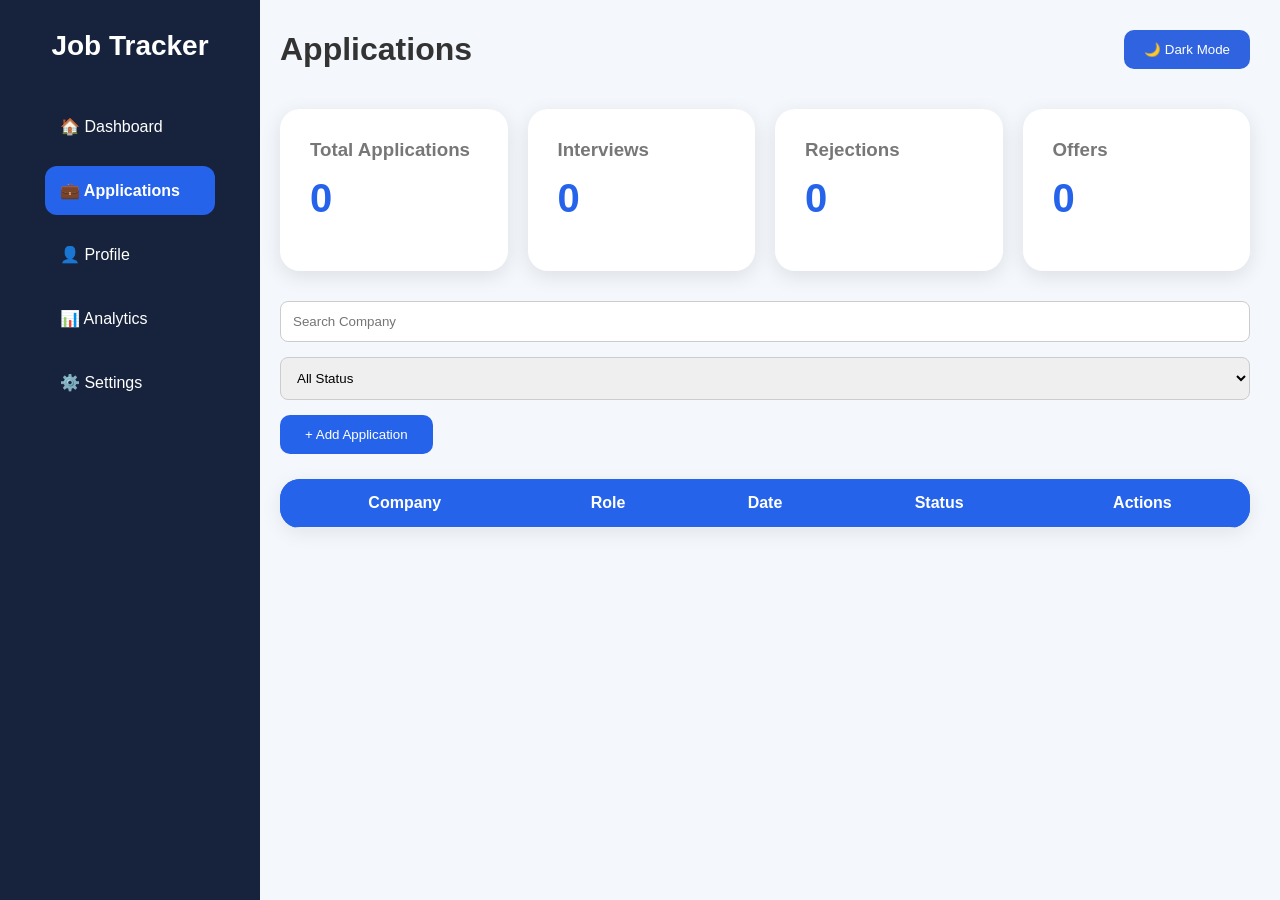
<file: applications.html>
<!DOCTYPE html>
<html lang="en">
<head>
<meta charset="UTF-8">
<meta name="viewport" content="width=device-width, initial-scale=1.0">
<title>Applications - Job Tracker</title>

<link rel="stylesheet" href="style.css">
</head>
<body>

<div class="sidebar">

    <h2>Job Tracker</h2>

    <a href="index.html">🏠 Dashboard</a>
    <a href="applications.html" class="active">💼 Applications</a>
    <a href="profile.html">👤 Profile</a>
    <a href="analytics.html">📊 Analytics</a>
    <a href="settings.html">⚙️ Settings</a>

</div>

<div class="main">

    <div class="topbar">
        <h1>Applications</h1>

        <button id="darkBtn">
            🌙 Dark Mode
        </button>
    </div>

    <div class="dashboard-cards">

        <div class="card">
            <h3>Total Applications</h3>
            <h1 id="totalApps">0</h1>
        </div>

        <div class="card">
            <h3>Interviews</h3>
            <h1 id="interviews">0</h1>
        </div>

        <div class="card">
            <h3>Rejections</h3>
            <h1 id="rejections">0</h1>
        </div>

        <div class="card">
            <h3>Offers</h3>
            <h1 id="offers">0</h1>
        </div>

    </div>

    <div class="toolbar">

        <input
            type="text"
            id="search"
            placeholder="Search Company">

        <select id="filter">
            <option value="All">All Status</option>
            <option value="Applied">Applied</option>
            <option value="Interview">Interview</option>
            <option value="Offer">Offer</option>
            <option value="Rejected">Rejected</option>
        </select>

        <button id="addBtn">
            + Add Application
        </button>

    </div>

    <table>

        <thead>
            <tr>
                <th>Company</th>
                <th>Role</th>
                <th>Date</th>
                <th>Status</th>
                <th>Actions</th>
            </tr>
        </thead>

        <tbody id="tableBody">

        </tbody>

    </table>

</div>

<div class="modal" id="modal">

    <div class="modal-box">

        <h2>Add Application</h2>

        <input
            type="text"
            id="company"
            placeholder="Company Name">

        <input
            type="text"
            id="role"
            placeholder="Job Role">

        <input
            type="date"
            id="date">

        <select id="status">
            <option value="">Select Status</option>
            <option value="Applied">Applied</option>
            <option value="Interview">Interview</option>
            <option value="Offer">Offer</option>
            <option value="Rejected">Rejected</option>
        </select>

        <div class="buttons">

            <button id="saveBtn">
                Save
            </button>

            <button id="closeBtn">
                Cancel
            </button>

        </div>

    </div>

</div>

<script src="applications.js"></script>

</body>
</html>
</file>
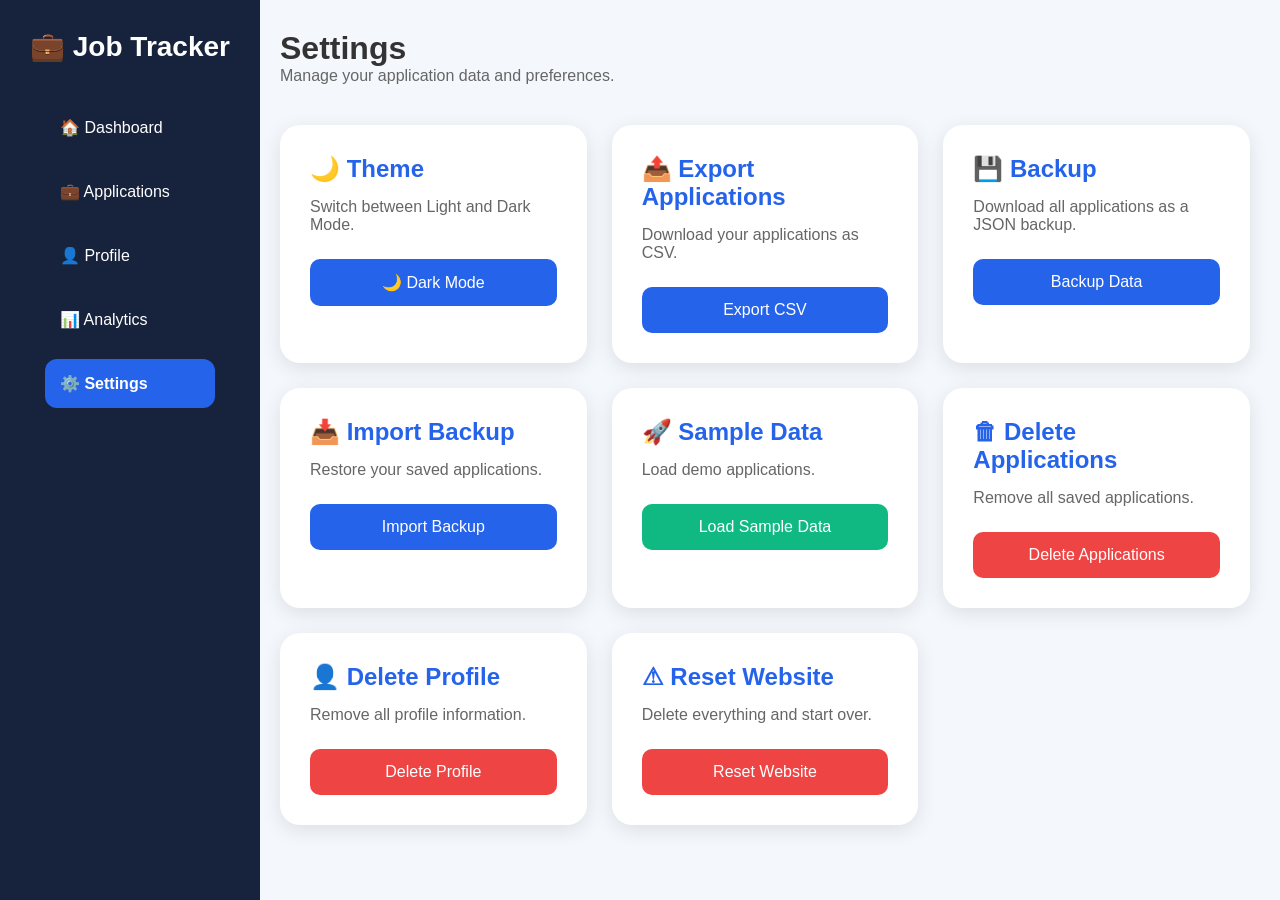
<file: settings.html>
<!DOCTYPE html>
<html lang="en">
<head>
<meta charset="UTF-8">
<meta name="viewport"
content="width=device-width, initial-scale=1.0">

<title>Settings - Job Tracker</title>

<link rel="stylesheet" href="style.css">
<link rel="stylesheet"
href="https://cdnjs.cloudflare.com/ajax/libs/font-awesome/6.5.2/css/all.min.css">

<style>

.settings-grid{
    display:grid;
    grid-template-columns:
    repeat(auto-fit,minmax(300px,1fr));
    gap:25px;
    margin-top:30px;
}

.setting-card{
    background:white;
    padding:30px;
    border-radius:20px;
    box-shadow:0 5px 20px rgba(0,0,0,.1);
    transition:.3s;
}

.setting-card:hover{
    transform:translateY(-5px);
}

.setting-card h2{
    margin-bottom:15px;
    color:#2563eb;
}

.setting-card p{
    color:#666;
    margin-bottom:25px;
}

.setting-card button{
    width:100%;
    padding:14px;
    border:none;
    border-radius:10px;
    background:#2563eb;
    color:white;
    cursor:pointer;
    font-size:16px;
}

.danger{
    background:#ef4444 !important;
}

.success{
    background:#10b981 !important;
}

body.dark .setting-card{
    background:#1f2937;
    color:white;
}

body.dark .setting-card p{
    color:#cbd5e1;
}

</style>
</head>
<body>

<!-- Sidebar -->
<div class="sidebar">

    <h2>💼 Job Tracker</h2>

    <a href="index.html">
        🏠 Dashboard
    </a>

    <a href="applications.html">
        💼 Applications
    </a>

    <a href="profile.html">
        👤 Profile
    </a>

    <a href="analytics.html">
        📊 Analytics
    </a>

    <a href="settings.html"
    class="active">
        ⚙️ Settings
    </a>

</div>

<!-- Main -->
<div class="main">

    <div class="topbar">

        <div>
            <h1>Settings</h1>
            <p>
                Manage your application data and preferences.
            </p>
        </div>

    </div>

    <div class="settings-grid">

        <!-- Theme -->

        <div class="setting-card">

            <h2>
                🌙 Theme
            </h2>

            <p>
                Switch between Light and Dark Mode.
            </p>

            <button id="darkBtn">
                Toggle Dark Mode
            </button>

        </div>

        <!-- Export -->

        <div class="setting-card">

            <h2>
                📤 Export Applications
            </h2>

            <p>
                Download your applications as CSV.
            </p>

            <button id="exportBtn">
                Export CSV
            </button>

        </div>

        <!-- Backup -->

        <div class="setting-card">

            <h2>
                💾 Backup
            </h2>

            <p>
                Download all applications as a JSON backup.
            </p>

            <button id="backupBtn">
                Backup Data
            </button>

        </div>

        <!-- Import -->

        <div class="setting-card">

            <h2>
                📥 Import Backup
            </h2>

            <p>
                Restore your saved applications.
            </p>

            <button id="importBtn">
                Import Backup
            </button>

            <input
            type="file"
            id="importFile"
            hidden
            accept=".json">

        </div>

        <!-- Sample -->

        <div class="setting-card">

            <h2>
                🚀 Sample Data
            </h2>

            <p>
                Load demo applications.
            </p>

            <button
            id="sampleBtn"
            class="success">

                Load Sample Data

            </button>

        </div>

        <!-- Delete Applications -->

        <div class="setting-card">

            <h2>
                🗑 Delete Applications
            </h2>

            <p>
                Remove all saved applications.
            </p>

            <button
            id="clearBtn"
            class="danger">

                Delete Applications

            </button>

        </div>

        <!-- Delete Profile -->

        <div class="setting-card">

            <h2>
                👤 Delete Profile
            </h2>

            <p>
                Remove all profile information.
            </p>

            <button
            id="clearProfileBtn"
            class="danger">

                Delete Profile

            </button>

        </div>

        <!-- Reset -->

        <div class="setting-card">

            <h2>
                ⚠ Reset Website
            </h2>

            <p>
                Delete everything and start over.
            </p>

            <button
            id="resetBtn"
            class="danger">

                Reset Website

            </button>

        </div>

    </div>

</div>

<script src="settings.js"></script>

</body>
</html>
</file>
<file: style.css>
/* ===== Reset ===== */
* {
    margin: 0;
    padding: 0;
    box-sizing: border-box;
    font-family: Arial, Helvetica, sans-serif;
}

body {
    background: #f4f6f9;
    color: #333;
    display: flex;
    min-height: 100vh;
}

/* ===== Sidebar ===== */
.sidebar {
    width: 250px;
    background: #17233c;
    color: white;
    height: 100vh;
    position: fixed;
    left: 0;
    top: 0;
    padding-top: 30px;
}

.sidebar h2 {
    text-align: center;
    margin-bottom: 40px;
    font-size: 28px;
}

.sidebar a {
    display: block;
    color: white;
    text-decoration: none;
    padding: 15px 25px;
    margin: 10px 15px;
    border-radius: 10px;
    transition: 0.3s;
    font-size: 16px;
}

/* Remove browser blue outline */
.sidebar a:focus,
.sidebar a:active,
.sidebar a:focus-visible {
    outline: none;
    box-shadow: none;
}

/* Hover Effect */
.sidebar a:hover {
    background: #2563eb;
}

/* Active Page */
.sidebar a.active {
    background: #2563eb;
    font-weight: bold;
}

/* ===== Main Content ===== */
.main {
    margin-left: 250px;
    width: calc(100% - 250px);
    padding: 30px;
}

/* ===== Page Heading ===== */
.main h1 {
    margin-bottom: 20px;
}

/* ===== Dashboard Cards ===== */
.dashboard-cards,
.cards {
    display: grid;
    grid-template-columns: repeat(auto-fit, minmax(220px, 1fr));
    gap: 20px;
    margin-bottom: 30px;
}

.card {
    background: white;
    border-radius: 15px;
    padding: 25px;
    box-shadow: 0 4px 10px rgba(0,0,0,0.08);
}

.card h3 {
    color: #666;
    margin-bottom: 15px;
}

.card h1 {
    color: #2563eb;
    font-size: 40px;
}

/* ===== Toolbar ===== */
.toolbar {
    display: flex;
    gap: 15px;
    flex-wrap: wrap;
    margin-bottom: 25px;
}

.toolbar input,
.toolbar select {
    padding: 12px;
    border: 1px solid #ccc;
    border-radius: 8px;
    min-width: 220px;
}

/* ===== Inputs ===== */
input,
select {
    padding: 12px;
    border: 1px solid #ccc;
    border-radius: 8px;
}

/* ===== Buttons ===== */
button {
    background: #2563eb;
    color: white;
    border: none;
    padding: 12px 18px;
    border-radius: 8px;
    cursor: pointer;
    transition: 0.3s;
}

button:hover {
    background: #1d4ed8;
}

/* Delete Button */
.deleteBtn {
    background: #dc2626;
}

.deleteBtn:hover {
    background: #b91c1c;
}

/* Edit Button */
.editBtn {
    background: #10b981;
}

.editBtn:hover {
    background: #059669;
}

/* ===== Table ===== */
table {
    width: 100%;
    border-collapse: collapse;
    background: white;
    border-radius: 15px;
    overflow: hidden;
    box-shadow: 0 4px 10px rgba(0,0,0,0.08);
}

thead {
    background: #2563eb;
    color: white;
}

th,
td {
    padding: 16px;
    text-align: center;
    border-bottom: 1px solid #eee;
}

tbody tr:hover {
    background: #f8fafc;
}

/* ===== Status Dropdown ===== */
td select {
    width: 140px;
}

/* ===== Modal ===== */
.modal {
    position: fixed;
    inset: 0;
    background: rgba(0,0,0,0.5);
    display: none;
    justify-content: center;
    align-items: center;
    z-index: 1000;
}

.modal-box {
    background: white;
    width: 420px;
    padding: 30px;
    border-radius: 15px;
}

.modal-box h2 {
    margin-bottom: 20px;
}

.modal-box input,
.modal-box select {
    width: 100%;
    margin-bottom: 15px;
}

.buttons {
    display: flex;
    gap: 10px;
}

.buttons button {
    flex: 1;
}

/* ===== Profile Card ===== */
.profile-card {
    background: white;
    padding: 30px;
    border-radius: 15px;
    max-width: 600px;
    box-shadow: 0 4px 10px rgba(0,0,0,0.08);
}

/* ===== Analytics Container ===== */
.analytics-container {
    background: white;
    padding: 30px;
    border-radius: 15px;
    box-shadow: 0 4px 10px rgba(0,0,0,0.08);
}

/* ===== Settings Container ===== */
.settings-container {
    background: white;
    padding: 30px;
    border-radius: 15px;
    box-shadow: 0 4px 10px rgba(0,0,0,0.08);
}

/* ===== Scrollbar ===== */
::-webkit-scrollbar {
    width: 8px;
}

::-webkit-scrollbar-thumb {
    background: #2563eb;
    border-radius: 10px;
}

/* ===== Responsive ===== */
@media (max-width: 900px) {

    .sidebar {
        width: 200px;
    }

    .main {
        margin-left: 200px;
        width: calc(100% - 200px);
    }
}

@media (max-width: 768px) {

    body {
        display: block;
    }

    .sidebar {
        position: relative;
        width: 100%;
        height: auto;
        padding-bottom: 20px;
    }

    .main {
        margin-left: 0;
        width: 100%;
        padding: 20px;
    }

    .toolbar {
        flex-direction: column;
    }

    .toolbar input,
    .toolbar select,
    .toolbar button {
        width: 100%;
    }

    table {
        display: block;
        overflow-x: auto;
    }
}
.profile-card{
    background:white;
    max-width:700px;
    padding:30px;
    border-radius:15px;
    box-shadow:0 4px 10px rgba(0,0,0,0.1);
}

.profile-card input,
.profile-card textarea{
    width:100%;
}/* ===== Reset ===== */

*{
    margin:0;
    padding:0;
    box-sizing:border-box;
    font-family:Arial, Helvetica, sans-serif;
}

body{
    background:#f4f6fa;
    color:#333;
    display:flex;
    min-height:100vh;
    transition:0.3s;
}

/* ===== Sidebar ===== */

.sidebar{
    width:250px;
    background:#182235;
    color:white;
    min-height:100vh;
    padding:30px 20px;
    position:fixed;
    left:0;
    top:0;
}

.sidebar h2{
    margin-bottom:40px;
    text-align:center;
}

.sidebar a{
    display:block;
    color:white;
    text-decoration:none;
    padding:15px;
    margin-bottom:10px;
    border-radius:10px;
    transition:0.3s;
}

.sidebar a:hover{
    background:#2f63e0;
}

.sidebar a.active{
    background:#2f63e0;
}

/* Remove blue outline */
.sidebar a:focus,
.sidebar a:active,
.sidebar a:focus-visible{
    outline:none;
    box-shadow:none;
}

/* ===== Main Content ===== */

.main{
    flex:1;
    margin-left:250px;
    padding:30px;
}

/* ===== Top Bar ===== */

.topbar{
    display:flex;
    justify-content:space-between;
    align-items:center;
    flex-wrap:wrap;
    gap:20px;
}

.topbar h1{
    margin-bottom:10px;
}

.topbar button{
    background:#2f63e0;
    color:white;
    border:none;
    padding:12px 20px;
    border-radius:10px;
    cursor:pointer;
}

.topbar button:hover{
    background:#1d4ed8;
}

/* ===== Profile Image ===== */

.small-profile{
    width:50px;
    height:50px;
    border-radius:50%;
    object-fit:cover;
    border:2px solid #2f63e0;
}

/* ===== Dashboard Cards ===== */

.cards,
.dashboard-cards{
    display:grid;
    grid-template-columns:
    repeat(auto-fit,minmax(220px,1fr));

    gap:20px;
    margin-top:40px;
}

.card{
    background:white;
    padding:30px;
    border-radius:20px;
    box-shadow:0 5px 20px rgba(0,0,0,.1);
}

.card h3{
    color:#666;
}

.card h1{
    color:#2f63e0;
    margin-top:15px;
    font-size:40px;
}

/* ===== Toolbar ===== */

.toolbar{
    display:flex;
    gap:15px;
    margin:30px 0;
    flex-wrap:wrap;
}

.toolbar input,
.toolbar select{
    min-width:220px;
}

/* ===== Forms ===== */

input,
select,
textarea{
    padding:12px;
    border:1px solid #ccc;
    border-radius:10px;
    width:100%;
}

textarea{
    resize:none;
}

/* ===== Buttons ===== */

button{
    background:#2f63e0;
    color:white;
    border:none;
    padding:12px 20px;
    border-radius:10px;
    cursor:pointer;
    transition:0.3s;
}

button:hover{
    background:#1d4ed8;
}

.editBtn{
    background:#10b981;
}

.editBtn:hover{
    background:#059669;
}

.deleteBtn{
    background:#dc2626;
}

.deleteBtn:hover{
    background:#b91c1c;
}

/* ===== Table ===== */

.recent{
    margin-top:50px;
}

table{
    width:100%;
    margin-top:20px;
    border-collapse:collapse;
    background:white;
    border-radius:20px;
    overflow:hidden;
    box-shadow:0 5px 20px rgba(0,0,0,.08);
}

th{
    background:#2f63e0;
    color:white;
    padding:15px;
}

td{
    padding:15px;
    text-align:center;
    border-bottom:1px solid #eee;
}

tbody tr:hover{
    background:#f8fafc;
}

tr:nth-child(even){
    background:#f7f7f7;
}

/* ===== Modal ===== */

.modal{
    position:fixed;
    top:0;
    left:0;
    width:100%;
    height:100%;
    background:rgba(0,0,0,.5);
    display:none;
    justify-content:center;
    align-items:center;
    z-index:1000;
}

.modal-box{
    background:white;
    width:400px;
    padding:30px;
    border-radius:20px;
}

.modal-box h2{
    margin-bottom:20px;
}

.modal-box input,
.modal-box select{
    margin-bottom:15px;
}

.buttons{
    display:flex;
    gap:10px;
}

.buttons button{
    flex:1;
}

/* ===== Profile Page ===== */

.profile-card{
    background:white;
    max-width:700px;
    padding:30px;
    border-radius:20px;
    box-shadow:0 5px 20px rgba(0,0,0,.1);
}

.profile-card input,
.profile-card textarea{
    margin-bottom:15px;
}

/* ===== Analytics ===== */

.analytics-container,
.settings-container{
    background:white;
    padding:30px;
    border-radius:20px;
    box-shadow:0 5px 20px rgba(0,0,0,.1);
}

/* ===== Dark Mode ===== */

.dark{
    background:#111827;
    color:white;
}

.dark .card,
.dark table,
.dark .profile-card,
.dark .analytics-container,
.dark .settings-container,
.dark .modal-box{
    background:#1f2937;
    color:white;
}

.dark input,
.dark select,
.dark textarea{
    background:#374151;
    color:white;
    border:1px solid #555;
}

.dark tr:nth-child(even){
    background:#374151;
}

.dark tbody tr:hover{
    background:#4b5563;
}

/* ===== Scrollbar ===== */

::-webkit-scrollbar{
    width:8px;
}

::-webkit-scrollbar-thumb{
    background:#2f63e0;
    border-radius:10px;
}

/* ===== Responsive ===== */

@media(max-width:900px){

    .sidebar{
        width:200px;
    }

    .main{
        margin-left:200px;
    }
}

@media(max-width:768px){

    body{
        flex-direction:column;
    }

    .sidebar{
        position:relative;
        width:100%;
        min-height:auto;
    }

    .main{
        margin-left:0;
        width:100%;
        padding:20px;
    }

    .topbar{
        flex-direction:column;
        align-items:flex-start;
    }

    .toolbar{
        flex-direction:column;
    }

    table{
        display:block;
        overflow-x:auto;
    }
}
*{
    margin:0;
    padding:0;
    box-sizing:border-box;
    font-family:Arial,sans-serif;
}

body{
    display:flex;
    min-height:100vh;
    background:#f4f5f7;
}

.sidebar{
    width:250px;
    background:#17233c;
    color:white;
    padding:30px;
}

.sidebar h2{
    margin-bottom:40px;
}

.sidebar a{
    display:block;
    color:white;
    text-decoration:none;
    padding:15px;
    margin-bottom:10px;
    border-radius:10px;
}

.sidebar a:hover,
.sidebar a.active{
    background:#2563eb;
}

.main{
    flex:1;
    padding:30px;
}

.topbar{
    display:flex;
    justify-content:space-between;
    align-items:center;
}

.dashboard-cards{
    display:grid;
    grid-template-columns:
    repeat(auto-fit,minmax(220px,1fr));

    gap:20px;
    margin:30px 0;
}

.card{
    background:white;
    padding:25px;
    border-radius:15px;
    box-shadow:0 2px 10px rgba(0,0,0,.1);
}

.card h1{
    color:#2563eb;
    margin-top:15px;
}

.toolbar{
    display:flex;
    gap:15px;
    margin-bottom:25px;
    flex-wrap:wrap;
}

input,
select{
    padding:12px;
    border:1px solid #ccc;
    border-radius:8px;
}

button{
    background:#2563eb;
    color:white;
    border:none;
    padding:12px 20px;
    border-radius:8px;
    cursor:pointer;
}

table{
    width:100%;
    border-collapse:collapse;
    background:white;
}

th{
    background:#2563eb;
    color:white;
    padding:15px;
}

td{
    padding:15px;
    text-align:center;
}

.modal{
    position:fixed;
    inset:0;
    background:rgba(0,0,0,.5);
    display:none;
    justify-content:center;
    align-items:center;
}

.modal-box{
    background:white;
    width:400px;
    padding:30px;
    border-radius:15px;
}

.modal-box input,
.modal-box select{
    width:100%;
    margin-bottom:15px;
}

/* DARK MODE */

body.dark{
    background:#111827;
    color:white;
}

body.dark .card,
body.dark table,
body.dark .modal-box{
    background:#1f2937;
    color:white;
}

body.dark tr:nth-child(even){
    background:#374151;
}

body.dark input,
body.dark select{
    background:#374151;
    color:white;
    border:1px solid #555;
}

body.dark .sidebar{
    background:#0f172a;
}

@media(max-width:768px){

    body{
        flex-direction:column;
    }

    .sidebar{
        width:100%;
    }
}
.topbar{
    display:flex;
    justify-content:space-between;
    align-items:center;
    margin-bottom:30px;
}

.profile-card{
    background:white;
    padding:30px;
    border-radius:20px;
    box-shadow:0 5px 20px rgba(0,0,0,.1);
}

.profile-image-section{
    text-align:center;
    margin-bottom:30px;
}

.profile-image-section img{
    width:150px;
    height:150px;
    border-radius:50%;
    object-fit:cover;
    border:4px solid #2563eb;
}

.profile-form{
    display:grid;
    gap:15px;
}

.profile-form input,
.profile-form textarea{
    padding:12px;
    border:1px solid #ccc;
    border-radius:10px;
    width:100%;
}

.profile-form textarea{
    resize:none;
}

/* DARK MODE */

body.dark{
    background:#111827;
    color:white;
}

body.dark .profile-card{
    background:#1f2937;
    color:white;
}

body.dark input,
body.dark textarea{
    background:#374151;
    color:white;
    border:1px solid #555;
}

body.dark input::placeholder,
body.dark textarea::placeholder{
    color:#d1d5db;
}

body.dark .sidebar{
    background:#0f172a;
}

body.dark .sidebar a{
    color:white;
}

body.dark .sidebar a:hover,
body.dark .sidebar a.active{
    background:#2563eb;
}
.chart-container{
    background:white;
    padding:30px;
    margin-top:30px;
    border-radius:20px;
    box-shadow:0 5px 20px rgba(0,0,0,.1);
}

.chart-container canvas{
    margin-top:20px;
    max-height:400px;
}

.topbar{
    display:flex;
    justify-content:space-between;
    align-items:center;
    margin-bottom:30px;
}

/* DARK MODE */

body{
    margin:0;
    display:flex;
    background:#f4f7fc;
    font-family:Arial,sans-serif;
}

.sidebar{
    width:260px;
    min-height:100vh;
    background:#17233c;
    color:white;
    padding:30px;
}

.logo{
    font-size:28px;
    font-weight:bold;
    margin-bottom:50px;
}

.sidebar a{
    display:block;
    text-decoration:none;
    color:white;
    padding:15px;
    margin-bottom:15px;
    border-radius:12px;
    transition:0.3s;
}

.sidebar a:hover,
.sidebar a.active{
    background:#2563eb;
}

.main{
    flex:1;
    padding:40px;
}

.topbar{
    display:flex;
    justify-content:space-between;
    align-items:center;
    margin-bottom:40px;
}

.topbar h1{
    margin:0;
}

.topbar p{
    color:#666;
}

button{
    border:none;
    background:#2563eb;
    color:white;
    padding:12px 25px;
    border-radius:10px;
    cursor:pointer;
}

.cards{
    display:grid;
    grid-template-columns:
    repeat(auto-fit,minmax(220px,1fr));

    gap:25px;
    margin-bottom:40px;
}

.card{
    background:white;
    padding:30px;
    border-radius:20px;
    box-shadow:
    0 10px 30px rgba(0,0,0,.08);

    transition:.3s;
}

.card:hover{
    transform:translateY(-5px);
}

.card h3{
    margin:0;
    color:#777;
}

.card h1{
    margin-top:20px;
    color:#2563eb;
}

.chart-grid{
    display:grid;
    grid-template-columns:1fr 1fr;
    gap:30px;
}

.chart-container{
    background:white;
    padding:30px;
    border-radius:20px;
    box-shadow:
    0 10px 30px rgba(0,0,0,.08);
}

.chart-container h2{
    margin-top:0;
}

canvas{
    max-height:350px;
}

/* DARK MODE */

body.dark{
    background:#111827;
    color:white;
}

body.dark .topbar p{
    color:#d1d5db;
}

body.dark .card,
body.dark .chart-container{
    background:#1f2937;
    color:white;
}

body.dark .sidebar{
    background:#0f172a;
}

body.dark button{
    background:#2563eb;
}

@media(max-width:1000px){

    .chart-grid{
        grid-template-columns:1fr;
    }
}

@media(max-width:768px){

    body{
        flex-direction:column;
    }

    .sidebar{
        width:100%;
        min-height:auto;
    }

    .main{
        padding:20px;
    }
}
.main{
    flex:1;
    padding:30px;
}

.topbar{
    display:flex;
    justify-content:space-between;
    align-items:center;
    margin-bottom:40px;
}

.topbar p{
    color:#666;
}

.cards{
    display:grid;
    grid-template-columns:
    repeat(auto-fit,minmax(220px,1fr));
    gap:20px;
    margin-bottom:40px;
}

.card{
    background:white;
    padding:30px;
    border-radius:20px;
    box-shadow:0 5px 20px rgba(0,0,0,.1);
    transition:.3s;
}

.card:hover{
    transform:translateY(-5px);
}

.card h1{
    color:#2563eb;
    margin-top:15px;
}

.chart-grid{
    display:grid;
    grid-template-columns:1fr 1fr;
    gap:30px;
}

.chart-container{
    background:white;
    padding:30px;
    border-radius:20px;
    box-shadow:0 5px 20px rgba(0,0,0,.1);
}

.chart-container canvas{
    width:100% !important;
    height:350px !important;
}

/* DARK MODE */

body.dark{
    background:#111827;
    color:white;
}

body.dark .card,
body.dark .chart-container{
    background:#1f2937;
    color:white;
}

body.dark .topbar p{
    color:#d1d5db;
}

body.dark .sidebar{
    background:#0f172a;
}

body.dark button{
    background:#2563eb;
}

/* RESPONSIVE */

@media(max-width:1000px){

    .chart-grid{
        grid-template-columns:1fr;
    }
}

@media(max-width:768px){

    body{
        flex-direction:column;
    }

    .sidebar{
        width:100%;
        height:auto;
    }

    .main{
        margin-left:0;
    }
}
.settings-grid{
    display:grid;
    grid-template-columns:
    repeat(auto-fit,minmax(300px,1fr));
    gap:25px;
}

.setting-card{
    background:white;
    border-radius:20px;
    padding:30px;
    box-shadow:0 5px 20px rgba(0,0,0,.1);
}

body.dark .setting-card{
    background:#1f2937;
    color:white;
}
</file>
